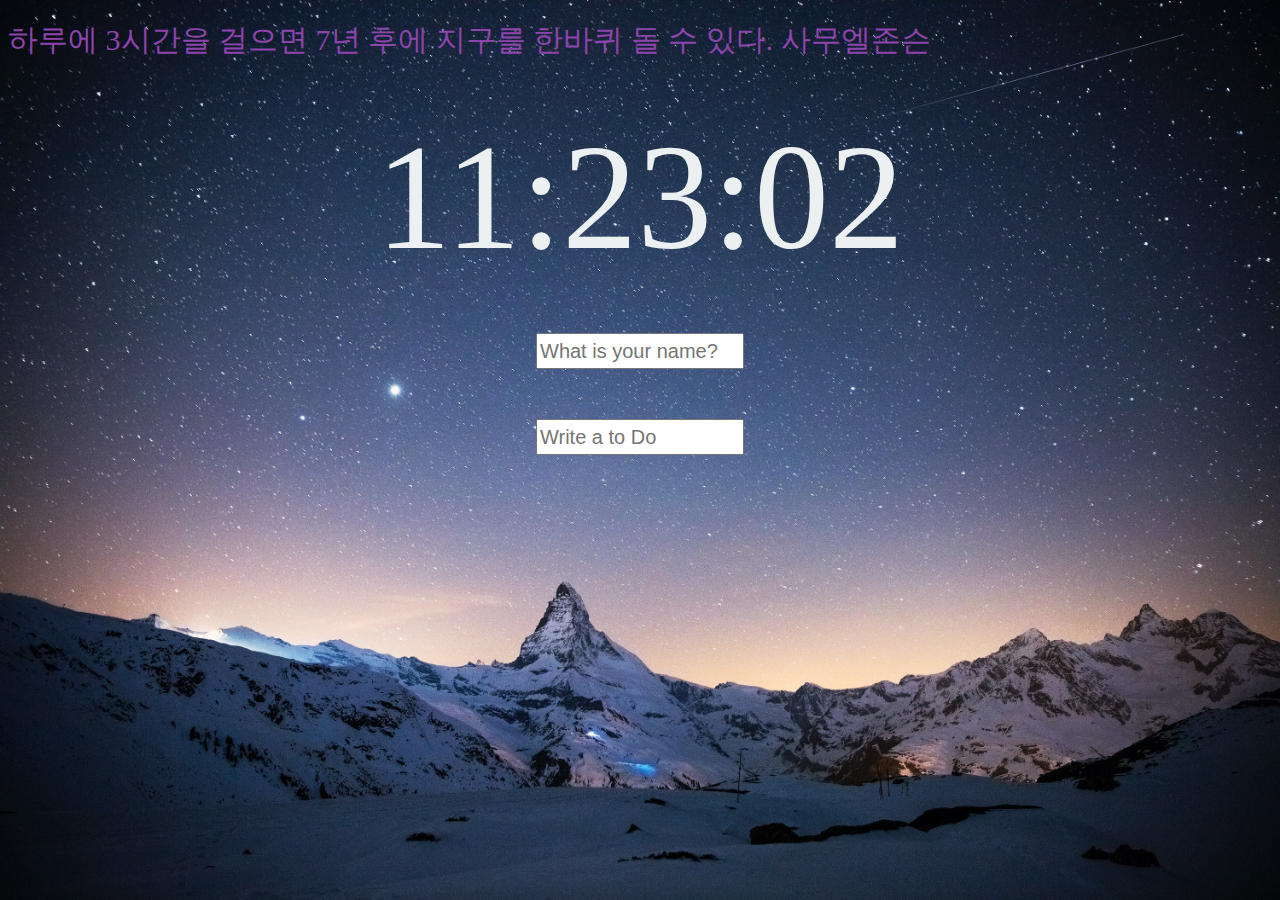
<file: index.html>
<!DOCTYPE html>
<html lang="en">
<head>
    <meta charset="UTF-8">
    <meta name="viewport" content="width=device-width, initial-scale=1.0">
    <title>My HTML test Page.</title>
    <link rel="stylesheet" href="index.css">
</head>
<body>
    <div>
        <span class="js-weather"></span>
    </div>
    <div id="quote">
        <span></span>
        <span></span>
    </div>
    <section class="center">
        <div class="js-clock">
            <label>00:00</label>
        </div>
        <div>
            <form class="js-form form">
                <input type="text" placeholder="What is your name?">
            </form>
        </div>
    </section>   
    <lable class="js-greetings center"></lable>
    <form class="js-toDoForm center">
        <input type="text" placeholder="Write a to Do">
    </form>
    
    <div>
        <ul class="js-toDoList"></ul>
    </div>

    <script src="./js/clock.js"></script>
    <script src="./js/greeting.js"></script>
    <script src="./js/todo.js"></script>
    <script src="./js/bg.js"></script>
    <script src="./js/weather.js"></script>
    <script src="./js/quote.js"></script>
</body>
</html>
</file>
<file: index.css>
#quote {
  margin-top: 20px;
  color: #8e44ad;
  font-size: 30px;
}

.js-weather {
  color: #ecf0f1;
  font-size: 20px;
  margin-left: auto;
}

.js-clock {
  margin-top: 50px;
  color: #ecf0f1;
  font-size: 150px;
}

.form,
.greetings {
  display: none;
}

.js-greetings {
  font-size: 50px;
  color: #ecf0f1;
}

.js-toDoList {
  color: #ecf0f1;
  text-align: left;
  display: table;
  margin-left: auto;
  margin-right: auto;
  margin-top: 10px;
  margin-bottom: 10px;
  list-style: none;
  padding-left: 0px;
}

li {
  font-size: 30px;
  color: #f1c40f;
  margin-left: 0;
  margin-right: auto;
  margin-top: 5px;
  margin-bottom: 2px;
}

.btn {
  cursor: pointer;
}

.showing {
  display: block;
}
.clicked {
  color: #fd79a8;
}

@keyframes fadeIn {
  from {
    opacity: 0;
  }
  to {
    opacity: 1;
  }
}

.bgImage {
  position: absolute;
  top: 0;
  left: 0;
  width: 100%;
  height: 100%;
  z-index: -1;
  animation: faddeIn 0.5s linear;
}

.center {
  display: flex;
  align-items: center;
  flex-direction: column;
}

.center .name__input {
  appearance: none;
  background: none;
  border: none;
  color: white;
  font-size: 36px;
  border-bottom: 3px solid rgba(255, 255, 255, 0.8);
  margin-bottom: 20px;
}
.center .name__input::placeholder {
  color: white;
  opacity: 0.7;
}

.center .name__input:focus,
.center .name__input:active {
  outline: none;
}

.center .name__text {
  font-size: 36px;
  margin-bottom: 20px;
}

.center .name {
  margin-bottom: 30px;
}

input {
  margin-top: 50px;
  size: 50px;
  width: 200px;
  height: 30px;
  font-size: 20px;
}
</file>
